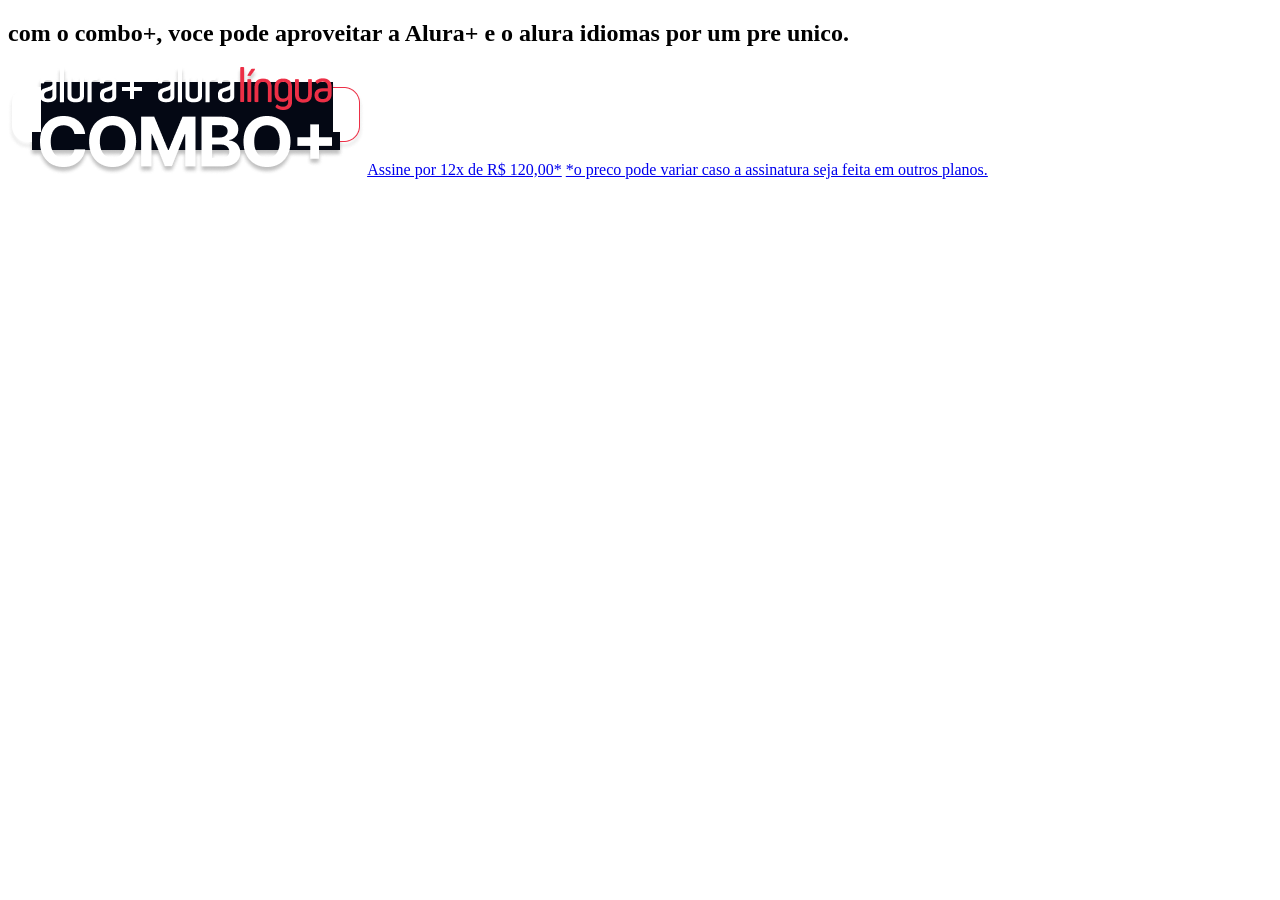
<file: index.html>
<!DOCTYPE html>
<html lang="en">
<head>
    <meta charset="UTF-8">
    <meta http-equiv="X-UA-Compatible" content="IE=edge">
    <meta name="viewport" content="width=device-width, initial-scale=1.0">
    <title>Document</title>
</head>
<body>
    <section class="prncipal contaner">
        <div class="container_caixa">
<h1>com o combo+, voce pode aproveitar a Alura+
    e o alura idiomas por um pre unico.
</h1>
<img src="img/Combo.png">


<a href="www.alura.com.br" class="container_botao">Assine por 12x de R$ 120,00*</a>
<a href="wwww.alura.com.br" class="contaner_botao_secundario">*o preco pode variar caso a assinatura seja feita em outros planos.</a>
<p class="container_aviso*"> </p>
</div>
    </section>
    
</body>
</html>
</file>
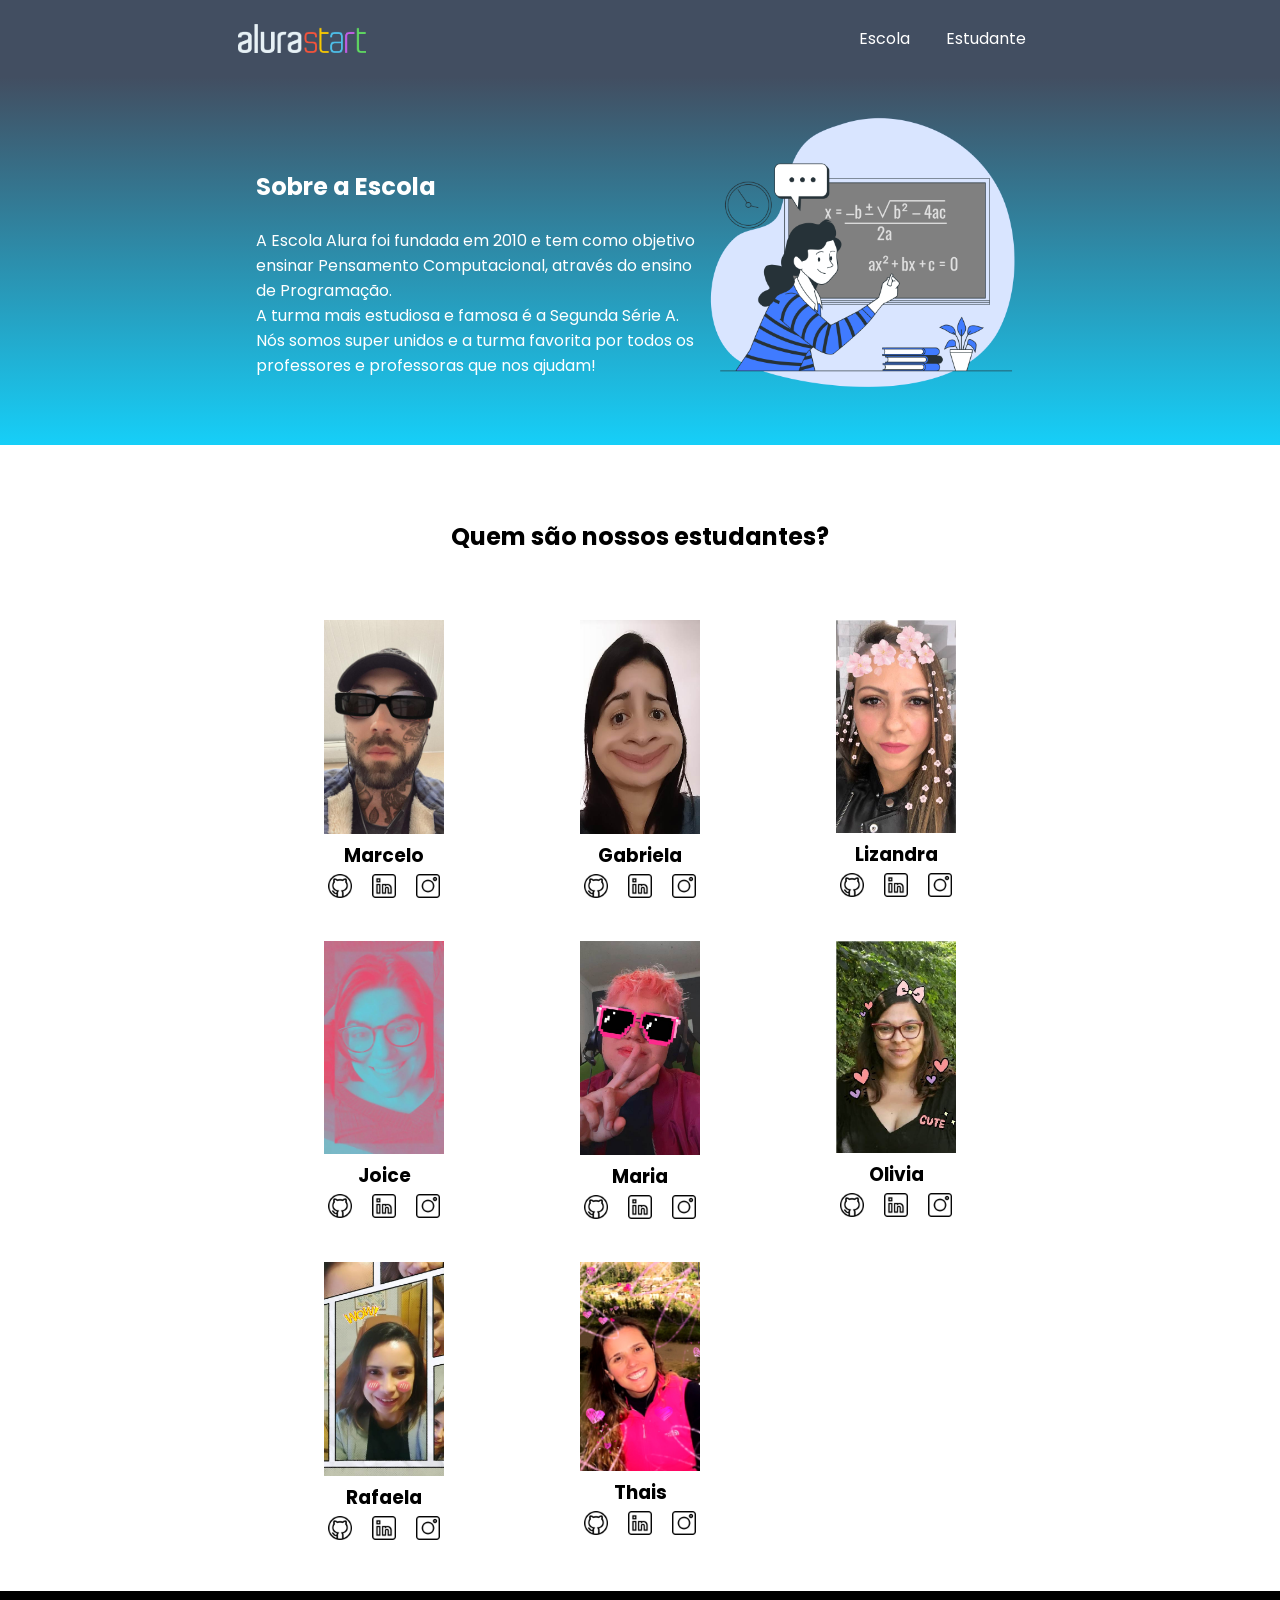
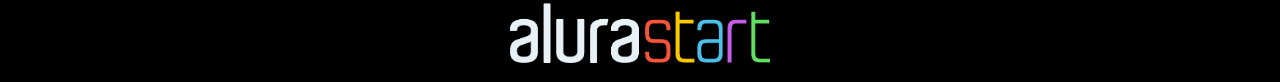
<file: nataliaj/julia/index.html>
<!DOCTYPE html>
<html lang="en">
<head>
    <meta charset="UTF-8">
    <meta http-equiv="X-UA-Compatible" content="IE=edge">
    <meta name="viewport" content="width=device-width, initial-scale=1.0">
    <title>Equipe Alura Start</title>
    <link rel="stylesheet" href="style.css">
    <link rel="preconnect" href="https://fonts.googleapis.com">
    <link rel="preconnect" href="https://fonts.gstatic.com" crossorigin>
    <link href="https://fonts.googleapis.com/css2?family=Poppins&display=swap" rel="stylesheet">
</head>
<body>
    <header class="cabecalho">
        <img class="cabecalho-imagem" src="alurastart logo.png" alt="logo da alura start">
        <ul class="cabecalho-lista">
            <li class="cabecalho-lista-item">Escola</li>
            <li class="cabecalho-lista-item">Estudante</li>
        </ul>
    </header>
    <section class="escola">
        <div class="escola-div-conteudo">
            <h2 class="escola-titulo">Sobre a Escola</h2>
            <p class="escola-texto-um">A Escola Alura foi fundada em 2010 e tem como objetivo ensinar Pensamento Computacional, através do ensino de  Programação.</p>
            <p class="escola-texto-dois">A turma mais estudiosa e famosa é a Segunda Série A. Nós somos super unidos e a turma favorita por todos os professores e professoras que nos ajudam!</p>
        </div>
        <img class="escola-imagem" src="Formula-bro.png" alt="imagem que representa uma professora em sala de aula">
    </section>
    <section class="estudante">
        <h2 class="estudante-titulo">Quem são nossos estudantes?</h2>
        <div class="estudante-todos">
        <span></span>
        <div class="estudante-div">
            <img class="estudante-imagem" src="Marcelo.jpeg" alt="foto do marcelo">
            <h3 class="estudante-nome">Marcelo</h3>
            <a href="https://github.com/marcelopaludetto"><img class="estudante-icone" src="github.png" alt="icone github"></a>
            <a href="https://linkedin.com/marcelopaludetto"><img class="estudante-icone" src="linkedin.png" alt="icone linkedin"></a>
            <a href="https://instagram.com/marcelopaludetto"><img class="estudante-icone" src="instagram.png" alt="icone instagram"></a>
        </div>
        <div class="estudante-div">
            <img class="estudante-imagem" src="Gabi.jpg" alt="foto da gabi">
            <h3 class="estudante-nome">Gabriela</h3>
            <a href="https://github.com/GabrielaM-L"><img class="estudante-icone" src="github.png" alt="icone github"></a>
            <a href="https://www.linkedin.com/in/gabriela-marcomini-de-lima/"><img class="estudante-icone" src="linkedin.png" alt="icone linkedin"></a>
            <a href="https://www.instagram.com/gabriela_marcomini/"><img class="estudante-icone" src="instagram.png" alt="icone instagram"></a>
        </div>
        <div class="estudante-div">
            <img class="estudante-imagem" src="Liz.jpg" alt="foto da lizandra">
            <h3 class="estudante-nome">Lizandra</h3>
            <a href="https://github.com/LizandraDuarte40"><img class="estudante-icone" src="github.png" alt="icone github"></a>
            <a href="https://www.linkedin.com/in/lizandrarlm-duarte/"><img class="estudante-icone" src="linkedin.png" alt="icone linkedin"></a>
            <a href="https://www.instagram.com/lizandrarlm"><img class="estudante-icone" src="instagram.png" alt="icone instagram"></a>
        </div>
        <span></span>
        <span></span>
        <div class="estudante-div">
            <img class="estudante-imagem" src="Joice.jpg" alt="foto da joice">
            <h3 class="estudante-nome">Joice</h3>
            <a href="https://github.com/JoiceAlura"><img class="estudante-icone" src="github.png" alt="icone github"></a>
            <a href="https://www.linkedin.com/in/joicebarbaresco/"><img class="estudante-icone" src="linkedin.png" alt="icone linkedin"></a>
            <a href="https://www.instagram.com/joicebarbaresco/"><img class="estudante-icone" src="instagram.png" alt="icone instagram"></a>
        </div>
        <div class="estudante-div">
            <img class="estudante-imagem" src="Maria.jpg" alt="foto da maria">
            <h3 class="estudante-nome">Maria</h3>
            <a href="https://github.com/MagePSR"><img class="estudante-icone" src="github.png" alt="icone github"></a>
            <a href="https://www.linkedin.com/in/mariageovanna"><img class="estudante-icone" src="linkedin.png" alt="icone linkedin"></a>
            <a href="https://www.instagram.com/magpsr/"><img class="estudante-icone" src="instagram.png" alt="icone instagram"></a>
        </div>
        <div class="estudante-div">
            <img class="estudante-imagem" src="Olivia.jpg" alt="foto da olhe">
            <h3 class="estudante-nome">Olivia</h3>
            <img class="estudante-icone" src="github.png" alt="icone github">
            <a href="https://www.linkedin.com/in/olhe/"><img class="estudante-icone" src="linkedin.png" alt="icone linkedin"></a>
            <a href="https://github.com/olhe12"><img class="estudante-icone" src="instagram.png" alt="icone instagram"></a>
        </div>
        <span></span>
        <span></span>
        <div class="estudante-div">
            <img class="estudante-imagem" src="Rafa.jpg" alt="foto da rafa">
            <h3 class="estudante-nome">Rafaela</h3>
            <a href="https://github.com/rafaelamunhoz12"><img class="estudante-icone" src="github.png" alt="icone github"></a>
            <a href="http://linkedin.com/in/rafaela-felix-munhoz-oliveira-02160a10a"><img class="estudante-icone" src="linkedin.png" alt="icone linkedin"></a>
            <a href="https://www.instagram.com/rafafmo/"><img class="estudante-icone" src="instagram.png" alt="icone instagram"></a>
        </div>
        <div class="estudante-div">
            <img class="estudante-imagem" src="Thais.jpg" alt="foto da thais">
            <h3 class="estudante-nome">Thais</h3>
            <a href="https://github.com/Thaispianucci"><img class="estudante-icone" src="github.png" alt="icone github"></a>
            <a href="https://www.linkedin.com/in/thais-pianucci-benedicto-54a9a416/"><img class="estudante-icone" src="linkedin.png" alt="icone linkedin"></a>
            <a href="https://www.instagram.com/thaispianucci/"><img class="estudante-icone" src="instagram.png" alt="icone instagram"></a>
        </div>

    </div>
    </section>
    <footer class="rodape">
        <img class="rodape-imagem"src="alurastart logo.png" alt="logo da alura start">
    </footer>
</body>
</html>
</file>
<file: nataliaj/julia/style.css>
*{
    margin: 0;
    padding: 0;
}
body {
    font-family: 'Poppins', sans-serif;
}
.cabecalho {
    background-color: #424E61;
    color: white;
    display: flex;
    justify-content: space-around;
    align-items: center;
    padding: 24px 0;
}

.cabecalho-imagem{
    width: 10%;
}

.cabecalho-lista-item{
    display: inline-block;
    margin: 0 16px;
    font-size: 16px;
}

.escola-imagem{
    width: 25%;
}

.escola{
    background-image: linear-gradient(#424E61,#16CFF8);
    color:white;
    display: flex;
    justify-content: center;
    align-items: center;
    padding: 24px 0;
}

.escola-div-conteudo{
    width: 35%;
}


.escola-titulo{
    padding: 24px 0;
}

.estudante{
    padding: 24px 0;
}
.estudante-imagem{
    width: 120px;
}

.estudante-icone{
    width: 24px;
    padding: 4px 8px;
}

.estudante-div{
    text-align: center;
    padding: 16px 0;
}

.estudante-titulo{
    text-align: center;
    padding: 50px 0;
}

.estudante-todos{
    display: grid;
    grid-template-columns: 20% 20% 20% 20% 20%;
}

.rodape{
    background-color: black;
    text-align: center;
}

.rodape-imagem{
    height: 60px;
    padding: 12px 0;
   
}
</file>
